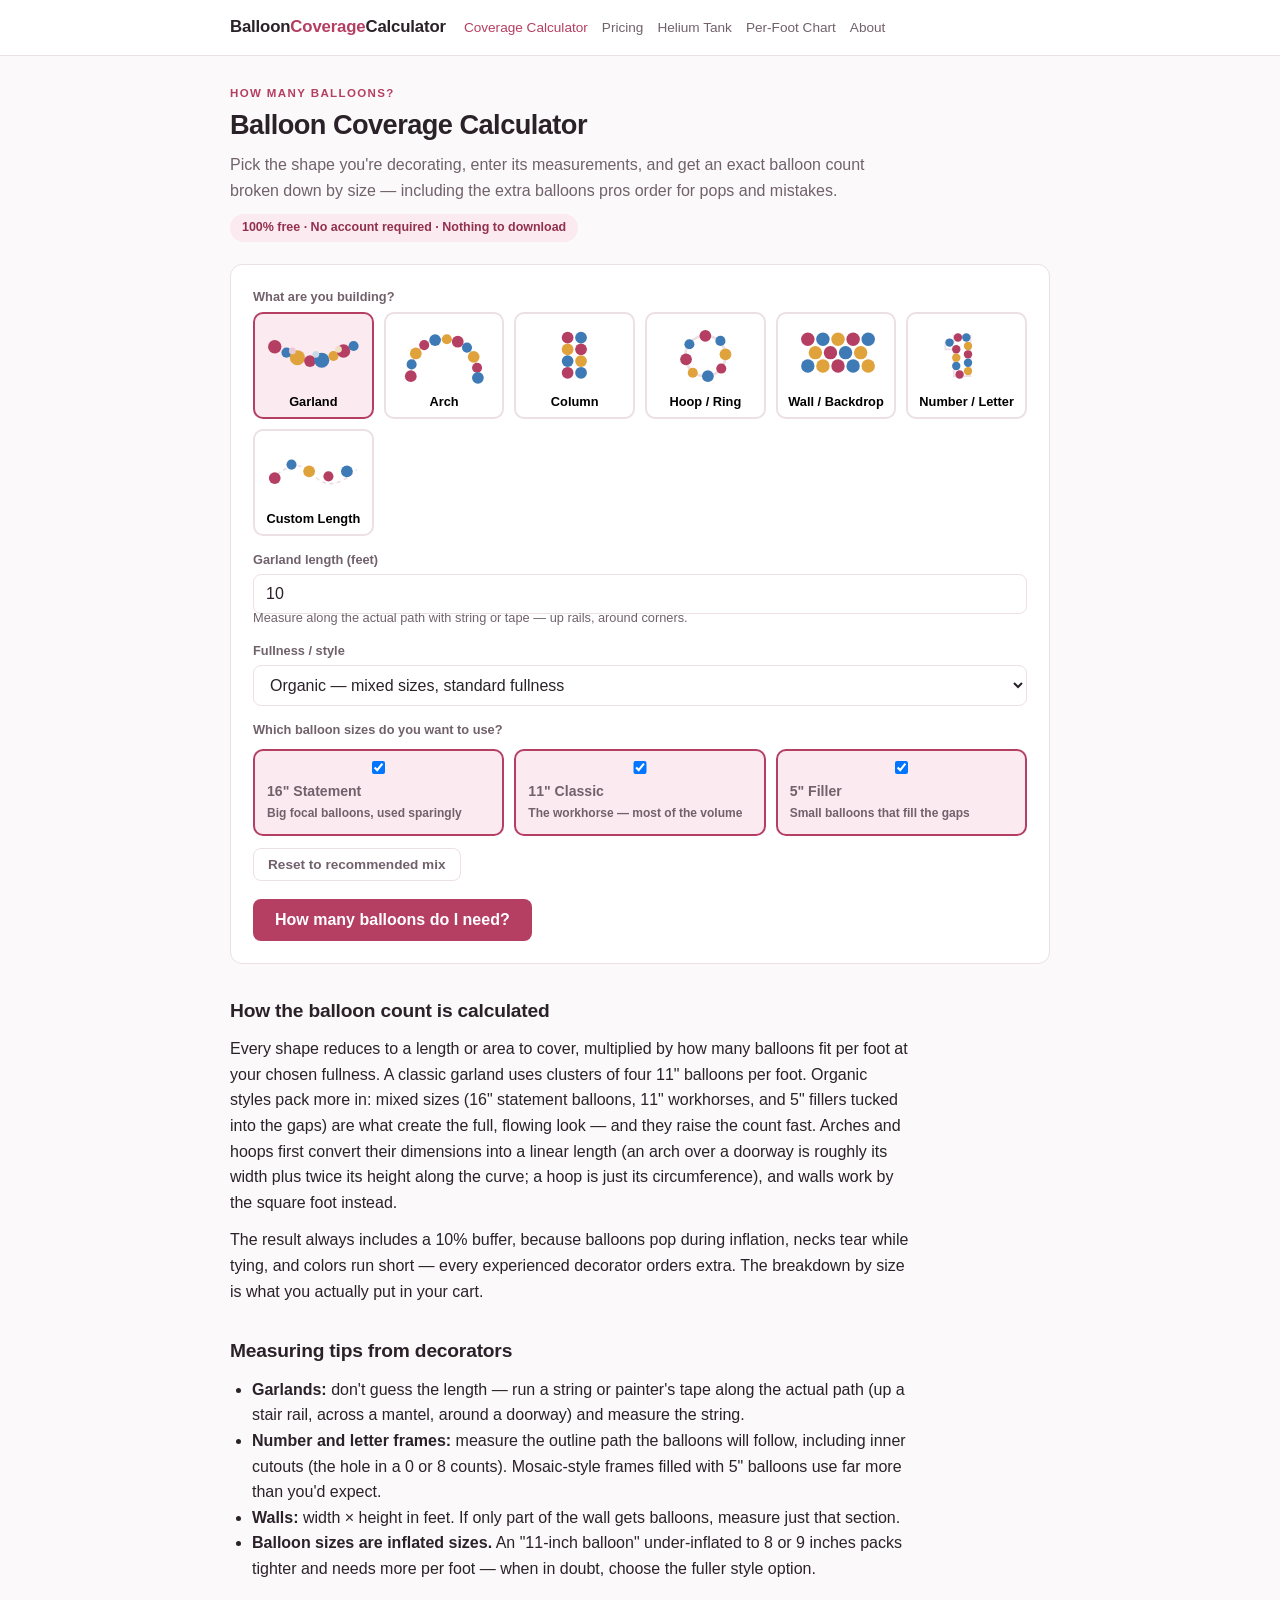
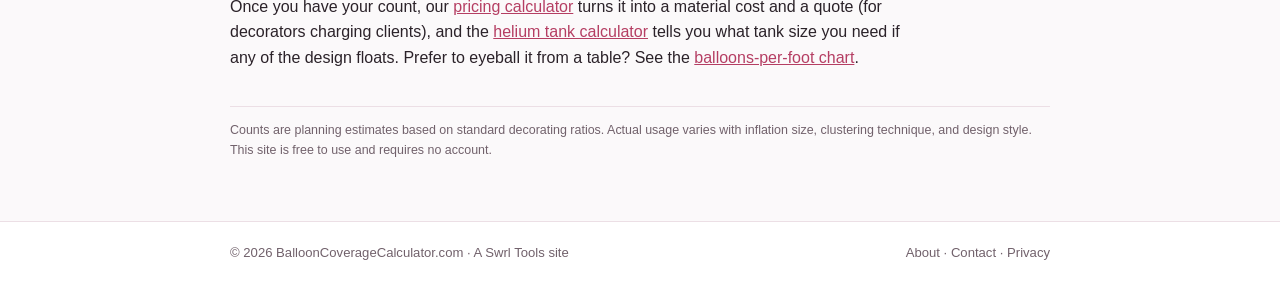
<file: index.html>
<!DOCTYPE html>
<html lang="en">
<head>
<meta charset="UTF-8">
<meta name="viewport" content="width=device-width, initial-scale=1">
<title>Free Balloon Coverage Calculator - How Many Balloons Do I Need?</title>
<meta name="description" content="Free balloon calculator, no account required. Pick your shape - garland, arch, column, hoop, wall, or number frame - and get an exact balloon count by size, with a built-in extra-balloon buffer.">
<link rel="canonical" href="https://ballooncoveragecalculator.com/">
<link rel="icon" type="image/png" href="/favicon.png">
<link rel="stylesheet" href="styles.css">
<script async src="https://pagead2.googlesyndication.com/pagead/js/adsbygoogle.js?client=ca-pub-7138011475350254"
     crossorigin="anonymous"></script>
</head>
<body>
<header>
  <div class="header-inner">
    <a class="site-name" href="/">Balloon<span>Coverage</span>Calculator</a>
    <nav>
      <a href="/" class="active">Coverage Calculator</a>
      <a href="pricing-calculator">Pricing</a>
      <a href="helium-tank-calculator">Helium Tank</a>
      <a href="balloons-per-foot-chart">Per-Foot Chart</a>
      <a href="about">About</a>
    </nav>
  </div>
</header>
<main>
  <div class="eyebrow">How Many Balloons?</div>
  <h1>Balloon Coverage Calculator</h1>
  <p class="intro">Pick the shape you're decorating, enter its measurements, and get an exact balloon count broken down by size — including the extra balloons pros order for pops and mistakes.</p>
  <div class="free-badge">100% free &middot; No account required &middot; Nothing to download</div>

  <div class="card">
    <label>What are you building?</label>
    <div class="shape-grid" id="shapes">
      <button type="button" class="shape-option selected" data-shape="garland" onclick="pickShape(this)">
        <svg viewBox="0 0 120 64" xmlns="http://www.w3.org/2000/svg" aria-hidden="true">
          <path d="M8 18 Q60 52 112 18" fill="none" stroke="#ecdfe5" stroke-width="2"/>
          <circle cx="14" cy="21" r="8" fill="#b53e63"/><circle cx="28" cy="28" r="6" fill="#3e7ab5"/>
          <circle cx="41" cy="34" r="9" fill="#e0a23a"/><circle cx="56" cy="38" r="7" fill="#b53e63"/>
          <circle cx="70" cy="37" r="9" fill="#3e7ab5"/><circle cx="84" cy="32" r="6" fill="#e0a23a"/>
          <circle cx="96" cy="26" r="8" fill="#b53e63"/><circle cx="108" cy="20" r="6" fill="#3e7ab5"/>
          <circle cx="35" cy="26" r="4" fill="#e8c9d5"/><circle cx="63" cy="30" r="4" fill="#c9d8e8"/><circle cx="90" cy="24" r="4" fill="#efe0c2"/>
        </svg>
        <div class="shape-label">Garland</div>
      </button>
      <button type="button" class="shape-option" data-shape="arch" onclick="pickShape(this)">
        <svg viewBox="0 0 120 64" xmlns="http://www.w3.org/2000/svg" aria-hidden="true">
          <path d="M20 60 Q20 12 60 12 Q100 12 100 60" fill="none" stroke="#ecdfe5" stroke-width="2"/>
          <circle cx="20" cy="56" r="7" fill="#b53e63"/><circle cx="21" cy="42" r="6" fill="#3e7ab5"/>
          <circle cx="26" cy="29" r="7" fill="#e0a23a"/><circle cx="36" cy="19" r="6" fill="#b53e63"/>
          <circle cx="49" cy="13" r="7" fill="#3e7ab5"/><circle cx="63" cy="12" r="6" fill="#e0a23a"/>
          <circle cx="76" cy="15" r="7" fill="#b53e63"/><circle cx="87" cy="22" r="6" fill="#3e7ab5"/>
          <circle cx="95" cy="33" r="7" fill="#e0a23a"/><circle cx="99" cy="46" r="6" fill="#b53e63"/>
          <circle cx="100" cy="58" r="7" fill="#3e7ab5"/>
        </svg>
        <div class="shape-label">Arch</div>
      </button>
      <button type="button" class="shape-option" data-shape="column" onclick="pickShape(this)">
        <svg viewBox="0 0 120 64" xmlns="http://www.w3.org/2000/svg" aria-hidden="true">
          <circle cx="52" cy="10" r="7" fill="#b53e63"/><circle cx="68" cy="10" r="7" fill="#3e7ab5"/>
          <circle cx="52" cy="24" r="7" fill="#e0a23a"/><circle cx="68" cy="24" r="7" fill="#b53e63"/>
          <circle cx="52" cy="38" r="7" fill="#3e7ab5"/><circle cx="68" cy="38" r="7" fill="#e0a23a"/>
          <circle cx="52" cy="52" r="7" fill="#b53e63"/><circle cx="68" cy="52" r="7" fill="#3e7ab5"/>
        </svg>
        <div class="shape-label">Column</div>
      </button>
      <button type="button" class="shape-option" data-shape="hoop" onclick="pickShape(this)">
        <svg viewBox="0 0 120 64" xmlns="http://www.w3.org/2000/svg" aria-hidden="true">
          <circle cx="60" cy="32" r="24" fill="none" stroke="#ecdfe5" stroke-width="3"/>
          <circle cx="60" cy="8" r="7" fill="#b53e63"/><circle cx="78" cy="14" r="6" fill="#3e7ab5"/>
          <circle cx="84" cy="30" r="7" fill="#e0a23a"/><circle cx="79" cy="47" r="6" fill="#b53e63"/>
          <circle cx="63" cy="56" r="7" fill="#3e7ab5"/><circle cx="45" cy="52" r="6" fill="#e0a23a"/>
          <circle cx="37" cy="36" r="7" fill="#b53e63"/><circle cx="41" cy="18" r="6" fill="#3e7ab5"/>
        </svg>
        <div class="shape-label">Hoop / Ring</div>
      </button>
      <button type="button" class="shape-option" data-shape="wall" onclick="pickShape(this)">
        <svg viewBox="0 0 120 64" xmlns="http://www.w3.org/2000/svg" aria-hidden="true">
          <circle cx="26" cy="12" r="8" fill="#b53e63"/><circle cx="44" cy="12" r="8" fill="#3e7ab5"/><circle cx="62" cy="12" r="8" fill="#e0a23a"/><circle cx="80" cy="12" r="8" fill="#b53e63"/><circle cx="98" cy="12" r="8" fill="#3e7ab5"/>
          <circle cx="35" cy="28" r="8" fill="#e0a23a"/><circle cx="53" cy="28" r="8" fill="#b53e63"/><circle cx="71" cy="28" r="8" fill="#3e7ab5"/><circle cx="89" cy="28" r="8" fill="#e0a23a"/>
          <circle cx="26" cy="44" r="8" fill="#3e7ab5"/><circle cx="44" cy="44" r="8" fill="#e0a23a"/><circle cx="62" cy="44" r="8" fill="#b53e63"/><circle cx="80" cy="44" r="8" fill="#3e7ab5"/><circle cx="98" cy="44" r="8" fill="#e0a23a"/>
        </svg>
        <div class="shape-label">Wall / Backdrop</div>
      </button>
      <button type="button" class="shape-option" data-shape="frame" onclick="pickShape(this)">
        <svg viewBox="0 0 120 64" xmlns="http://www.w3.org/2000/svg" aria-hidden="true">
          <path d="M45 8 h20 v48 h-20 v-32 h-10 v-8 h10 z" fill="none" stroke="#ecdfe5" stroke-width="2"/>
          <circle cx="50" cy="10" r="5" fill="#b53e63"/><circle cx="60" cy="10" r="5" fill="#3e7ab5"/>
          <circle cx="62" cy="20" r="5" fill="#e0a23a"/><circle cx="62" cy="30" r="5" fill="#b53e63"/>
          <circle cx="62" cy="40" r="5" fill="#3e7ab5"/><circle cx="62" cy="50" r="5" fill="#e0a23a"/>
          <circle cx="52" cy="54" r="5" fill="#b53e63"/><circle cx="48" cy="44" r="5" fill="#3e7ab5"/>
          <circle cx="48" cy="34" r="5" fill="#e0a23a"/><circle cx="48" cy="24" r="5" fill="#b53e63"/>
          <circle cx="40" cy="16" r="5" fill="#3e7ab5"/>
        </svg>
        <div class="shape-label">Number / Letter</div>
      </button>
      <button type="button" class="shape-option" data-shape="custom" onclick="pickShape(this)">
        <svg viewBox="0 0 120 64" xmlns="http://www.w3.org/2000/svg" aria-hidden="true">
          <path d="M10 40 Q40 10 60 34 T112 28" fill="none" stroke="#ecdfe5" stroke-width="2" stroke-dasharray="5 4"/>
          <circle cx="14" cy="38" r="7" fill="#b53e63"/><circle cx="34" cy="22" r="6" fill="#3e7ab5"/>
          <circle cx="55" cy="30" r="7" fill="#e0a23a"/><circle cx="78" cy="36" r="6" fill="#b53e63"/>
          <circle cx="100" cy="30" r="7" fill="#3e7ab5"/>
        </svg>
        <div class="shape-label">Custom Length</div>
      </button>
    </div>

    <div class="grid" id="dims" style="margin-top:14px"></div>
    <div class="dim-note" id="dimNote"></div>

    <div class="grid">
      <div>
        <label for="density">Fullness / style</label>
        <select id="density" onchange="onDensityChange()">
          <option value="classic">Classic — uniform 11" balloons</option>
          <option value="organic" selected>Organic — mixed sizes, standard fullness</option>
          <option value="full">Organic — extra full &amp; layered</option>
        </select>
      </div>
    </div>

    <div id="sizePickerWrap" style="margin-top:14px">
      <label>Which balloon sizes do you want to use? <span id="sizeRecommendNote" style="font-weight:400;color:var(--muted)"></span></label>
      <div class="size-grid" id="sizePicker">
        <label class="size-check">
          <input type="checkbox" id="use-b16" checked onchange="calc()">
          <span class="size-name">16" Statement</span>
          <span class="size-role">Big focal balloons, used sparingly</span>
        </label>
        <label class="size-check">
          <input type="checkbox" id="use-b11" checked onchange="calc()">
          <span class="size-name">11" Classic</span>
          <span class="size-role">The workhorse — most of the volume</span>
        </label>
        <label class="size-check">
          <input type="checkbox" id="use-b5" checked onchange="calc()">
          <span class="size-name">5" Filler</span>
          <span class="size-role">Small balloons that fill the gaps</span>
        </label>
      </div>
      <button type="button" class="ghost" onclick="resetToRecommended()" style="margin-top:8px">Reset to recommended mix</button>
    </div>

    <button class="primary" onclick="calc()" style="display:block">How many balloons do I need?</button>
  </div>

  <div class="results" id="results">
    <div class="big-answer">
      <div class="label">Balloons to order (includes 10% extra)</div>
      <div class="value" id="total"></div>
      <div id="detail" style="margin-top:4px;color:var(--muted);font-size:.9rem"></div>
    </div>
    <div class="stat-row" id="breakdown"></div>
    <div class="card">
      <div class="share-row">
        <button class="ghost" onclick="copyLink()">Copy link to these results</button>
        <a class="ghost" id="toPricing" href="pricing-calculator">Price this design &rarr;</a>
        <span class="share-msg" id="shareMsg">Link copied</span>
      </div>
    </div>
  </div>

  <section class="explain">
    <h2>How the balloon count is calculated</h2>
    <p>Every shape reduces to a length or area to cover, multiplied by how many balloons fit per foot at your chosen fullness. A classic garland uses clusters of four 11" balloons per foot. Organic styles pack more in: mixed sizes (16" statement balloons, 11" workhorses, and 5" fillers tucked into the gaps) are what create the full, flowing look — and they raise the count fast. Arches and hoops first convert their dimensions into a linear length (an arch over a doorway is roughly its width plus twice its height along the curve; a hoop is just its circumference), and walls work by the square foot instead.</p>
    <p>The result always includes a 10% buffer, because balloons pop during inflation, necks tear while tying, and colors run short — every experienced decorator orders extra. The breakdown by size is what you actually put in your cart.</p>
    <h2>Measuring tips from decorators</h2>
    <ul>
      <li><strong>Garlands:</strong> don't guess the length — run a string or painter's tape along the actual path (up a stair rail, across a mantel, around a doorway) and measure the string.</li>
      <li><strong>Number and letter frames:</strong> measure the outline path the balloons will follow, including inner cutouts (the hole in a 0 or 8 counts). Mosaic-style frames filled with 5" balloons use far more than you'd expect.</li>
      <li><strong>Walls:</strong> width &times; height in feet. If only part of the wall gets balloons, measure just that section.</li>
      <li><strong>Balloon sizes are inflated sizes.</strong> An "11-inch balloon" under-inflated to 8 or 9 inches packs tighter and needs more per foot — when in doubt, choose the fuller style option.</li>
    </ul>
    <p>Once you have your count, our <a href="pricing-calculator">pricing calculator</a> turns it into a material cost and a quote (for decorators charging clients), and the <a href="helium-tank-calculator">helium tank calculator</a> tells you what tank size you need if any of the design floats. Prefer to eyeball it from a table? See the <a href="balloons-per-foot-chart">balloons-per-foot chart</a>.</p>
  </section>

  <p class="disclaimer">Counts are planning estimates based on standard decorating ratios. Actual usage varies with inflation size, clustering technique, and design style. This site is free to use and requires no account.</p>
</main>
<footer>
  <div class="footer-inner">
    <div>&copy; 2026 BalloonCoverageCalculator.com &middot; A <a href="https://swrltools.com">Swrl Tools</a> site</div>
    <div><a href="about">About</a> &middot; <a href="contact">Contact</a> &middot; <a href="privacy-policy">Privacy</a></div>
  </div>
</footer>
<script>
const $=id=>document.getElementById(id);
let shape='garland';

const DIMS={
  garland:[{id:'len',label:'Garland length (feet)',val:10}],
  arch:[{id:'w',label:'Arch width at base (feet)',val:8},{id:'h',label:'Arch height (feet)',val:8}],
  column:[{id:'h',label:'Column height (feet)',val:6},{id:'n',label:'Number of columns',val:2}],
  hoop:[{id:'d',label:'Hoop diameter (feet)',val:6}],
  wall:[{id:'w',label:'Wall width (feet)',val:8},{id:'h',label:'Wall height (feet)',val:8}],
  frame:[{id:'len',label:'Outline length to cover (feet)',val:9}],
  custom:[{id:'len',label:'Total length to cover (feet)',val:10}]
};
const NOTES={
  garland:'Measure along the actual path with string or tape — up rails, around corners.',
  arch:'A doorway arch: width of the opening, height to the top of the curve.',
  column:'Standard party columns are 5–7 feet tall.',
  hoop:'Measure straight across the ring, edge to edge.',
  wall:'Width × height of the area getting balloons.',
  frame:'Measure the path the balloons follow around the number or letter, including inner cutouts. A typical 3-ft mosaic number has an outline of roughly 8–12 feet.',
  custom:'Any freeform path — stair rails, table skirts, ceiling lines.'
};
// balloons per foot (or per sqft for wall) by size, per density
const RATES={
  classic:{ perFt:{b16:0, b11:4, b5:0},  wall:{b16:0, b11:3, b5:0} },
  organic:{ perFt:{b16:0.5,b11:4, b5:3},  wall:{b16:0.5,b11:3, b5:2} },
  full:   { perFt:{b16:1, b11:5, b5:5},  wall:{b16:1, b11:4, b5:4} }
};
const SIZE_LABEL={b16:'16-inch',b11:'11-inch',b5:'5-inch'};
// Rough inches-of-cluster-footprint per size, used only to conserve total
// "fullness" when a size is deselected and its share gets redistributed.
const DIAM={b16:16,b11:11,b5:5};

function onDensityChange(){
  const density=$('density').value;
  const picker=$('sizePickerWrap');
  if(density==='classic'){
    // Classic is uniform 11" by definition — no picker.
    picker.style.display='none';
  } else {
    picker.style.display='block';
    resetToRecommended();
  }
  if($('results').classList.contains('show'))calc();
}
function resetToRecommended(){
  $('use-b16').checked=true;
  $('use-b11').checked=true;
  $('use-b5').checked=true;
  $('sizeRecommendNote').textContent='(showing the recommended mix for this style)';
  if($('results').classList.contains('show'))calc();
}
// Given the style's default per-unit rates, return adjusted rates that only
// use the selected sizes, scaled so the total "fullness" stays the same as
// the full recommended mix.
function getSelectedRates(defaultRates){
  const density=$('density').value;
  if(density==='classic')return defaultRates; // no picker, use as-is
  const selected=['b16','b11','b5'].filter(k=>$('use-'+k).checked);
  if(selected.length===0)return null;
  const fullBudget=['b16','b11','b5'].reduce((s,k)=>s+defaultRates[k]*DIAM[k],0);
  const subsetSum=selected.reduce((s,k)=>s+defaultRates[k]*DIAM[k],0);
  const scale=subsetSum>0?fullBudget/subsetSum:0;
  const out={b16:0,b11:0,b5:0};
  selected.forEach(k=>out[k]=defaultRates[k]*scale);
  return out;
}
function sizeSummaryText(){
  const density=$('density').value;
  if(density==='classic')return '';
  const selected=['b16','b11','b5'].filter(k=>$('use-'+k).checked);
  if(selected.length===3)return '';
  return ' Using only '+selected.map(k=>SIZE_LABEL[k]).join(' + ')+' balloons.';
}

function pickShape(el){
  document.querySelectorAll('.shape-option').forEach(o=>o.classList.remove('selected'));
  el.classList.add('selected');
  shape=el.dataset.shape;
  renderDims();
}
function renderDims(vals={}){
  const wrap=$('dims');wrap.innerHTML='';
  DIMS[shape].forEach(f=>{
    const div=document.createElement('div');
    div.innerHTML='<label for="dim-'+f.id+'">'+f.label+'</label><input type="number" id="dim-'+f.id+'" value="'+(vals[f.id]!==undefined?vals[f.id]:f.val)+'" min="0" step="0.5">';
    wrap.appendChild(div);
  });
  $('dimNote').textContent=NOTES[shape];
}
function getDim(id){return +($('dim-'+id).value)||0;}

function calc(pushUrl=true){
  const density=$('density').value;
  let feet=0, sqft=0, desc='';
  if(shape==='garland'||shape==='custom'||shape==='frame'){
    feet=getDim('len');desc=feet+' ft of coverage';
  }else if(shape==='arch'){
    const w=getDim('w'),h=getDim('h');
    feet=Math.PI/2*Math.sqrt(2*(h*h+(w/2)*(w/2)));
    desc='an approx. '+feet.toFixed(1)+' ft curve ('+w+' ft wide × '+h+' ft tall)';
  }else if(shape==='hoop'){
    const d=getDim('d');feet=Math.PI*d;
    desc='a '+feet.toFixed(1)+' ft circumference ('+d+' ft hoop)';
  }else if(shape==='column'){
    feet=getDim('h')*getDim('n');
    desc=getDim('n')+' column(s) × '+getDim('h')+' ft';
  }else if(shape==='wall'){
    sqft=getDim('w')*getDim('h');
    desc=sqft.toFixed(0)+' sq ft of wall';
  }
  if(feet<=0&&sqft<=0)return alert('Please enter your measurements.');

  const defaultRates=shape==='wall'?RATES[density].wall:RATES[density].perFt;
  const rates=getSelectedRates(defaultRates);
  if(rates===null)return alert('Pick at least one balloon size.');
  const units=shape==='wall'?sqft:feet;
  const counts={},BUF=1.10;
  let total=0;
  for(const k of ['b16','b11','b5']){
    const c=Math.ceil(rates[k]*units*BUF);
    if(c>0){counts[k]=c;total+=c;}
  }
  $('total').textContent=total+' balloons';
  $('detail').textContent='For '+desc+' in '+$('density').selectedOptions[0].textContent.toLowerCase()+' style.'+sizeSummaryText();
  const bd=$('breakdown');bd.innerHTML='';
  for(const[k,c]of Object.entries(counts)){
    bd.innerHTML+='<div class="stat"><div class="label">'+SIZE_LABEL[k]+'</div><div class="value">'+c+'</div></div>';
  }
  $('toPricing').href='pricing-calculator?n='+total;
  $('results').classList.add('show');
  if(pushUrl){
    const q=new URLSearchParams({s:shape,d:density});
    DIMS[shape].forEach(f=>q.set(f.id,getDim(f.id)));
    ['b16','b11','b5'].forEach(k=>{ if(!$('use-'+k).checked) q.set('x'+k,'0'); });
    history.replaceState(null,'','?'+q.toString());
  }
}
function copyLink(){
  navigator.clipboard.writeText(location.href).then(()=>{
    $('shareMsg').style.display='inline';
    setTimeout(()=>$('shareMsg').style.display='none',2000);
  });
}
(function(){
  const q=new URLSearchParams(location.search);
  if(q.has('s')&&DIMS[q.get('s')]){
    shape=q.get('s');
    document.querySelectorAll('.shape-option').forEach(o=>{
      o.classList.toggle('selected',o.dataset.shape===shape);
    });
    const vals={};DIMS[shape].forEach(f=>{if(q.has(f.id))vals[f.id]=q.get(f.id);});
    renderDims(vals);
    if(q.has('d'))$('density').value=q.get('d');
    $('sizePickerWrap').style.display=$('density').value==='classic'?'none':'block';
    ['b16','b11','b5'].forEach(k=>{ $('use-'+k).checked = !q.has('x'+k); });
    calc(false);
  }else{
    renderDims();
  }
})();
</script>
</body>
</html>
</file>
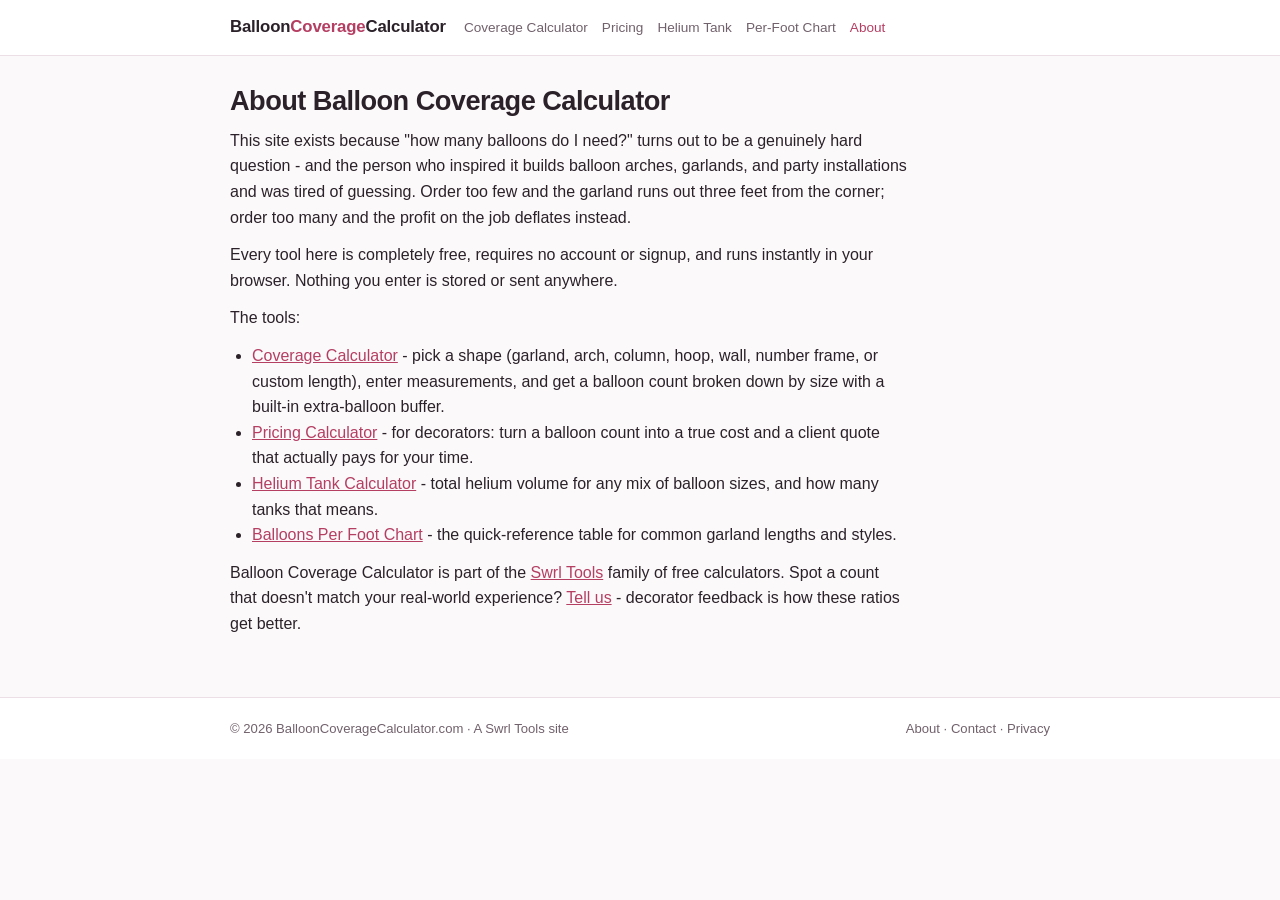
<file: about.html>
<!DOCTYPE html>
<html lang="en">
<head>
<meta charset="UTF-8">
<meta name="viewport" content="width=device-width, initial-scale=1">
<title>About | Balloon Coverage Calculator</title>
<meta name="description" content="About Balloon Coverage Calculator - free balloon counting, pricing, and helium tools with no account required.">
<link rel="canonical" href="https://ballooncoveragecalculator.com/about">
<link rel="icon" type="image/png" href="/favicon.png">
<link rel="stylesheet" href="styles.css">
<script async src="https://pagead2.googlesyndication.com/pagead/js/adsbygoogle.js?client=ca-pub-7138011475350254"
     crossorigin="anonymous"></script>
</head>
<body>
<header>
  <div class="header-inner">
    <a class="site-name" href="/">Balloon<span>Coverage</span>Calculator</a>
    <nav>
      <a href="/">Coverage Calculator</a>
      <a href="pricing-calculator">Pricing</a>
      <a href="helium-tank-calculator">Helium Tank</a>
      <a href="balloons-per-foot-chart">Per-Foot Chart</a>
      <a href="about" class="active">About</a>
    </nav>
  </div>
</header>
<main>
  <h1>About Balloon Coverage Calculator</h1>
  <div class="explain">
  <p>This site exists because "how many balloons do I need?" turns out to be a genuinely hard question - and the person who inspired it builds balloon arches, garlands, and party installations and was tired of guessing. Order too few and the garland runs out three feet from the corner; order too many and the profit on the job deflates instead.</p>
  <p>Every tool here is completely free, requires no account or signup, and runs instantly in your browser. Nothing you enter is stored or sent anywhere.</p>
  <p>The tools:</p>
  <ul>
    <li><a href="/">Coverage Calculator</a> - pick a shape (garland, arch, column, hoop, wall, number frame, or custom length), enter measurements, and get a balloon count broken down by size with a built-in extra-balloon buffer.</li>
    <li><a href="pricing-calculator">Pricing Calculator</a> - for decorators: turn a balloon count into a true cost and a client quote that actually pays for your time.</li>
    <li><a href="helium-tank-calculator">Helium Tank Calculator</a> - total helium volume for any mix of balloon sizes, and how many tanks that means.</li>
    <li><a href="balloons-per-foot-chart">Balloons Per Foot Chart</a> - the quick-reference table for common garland lengths and styles.</li>
  </ul>
  <p>Balloon Coverage Calculator is part of the <a href="https://swrltools.com">Swrl Tools</a> family of free calculators. Spot a count that doesn't match your real-world experience? <a href="contact">Tell us</a> - decorator feedback is how these ratios get better.</p>
  </div>
</main>
<footer>
  <div class="footer-inner">
    <div>&copy; 2026 BalloonCoverageCalculator.com &middot; A <a href="https://swrltools.com">Swrl Tools</a> site</div>
    <div><a href="about">About</a> &middot; <a href="contact">Contact</a> &middot; <a href="privacy-policy">Privacy</a></div>
  </div>
</footer>
</body>
</html>
</file>
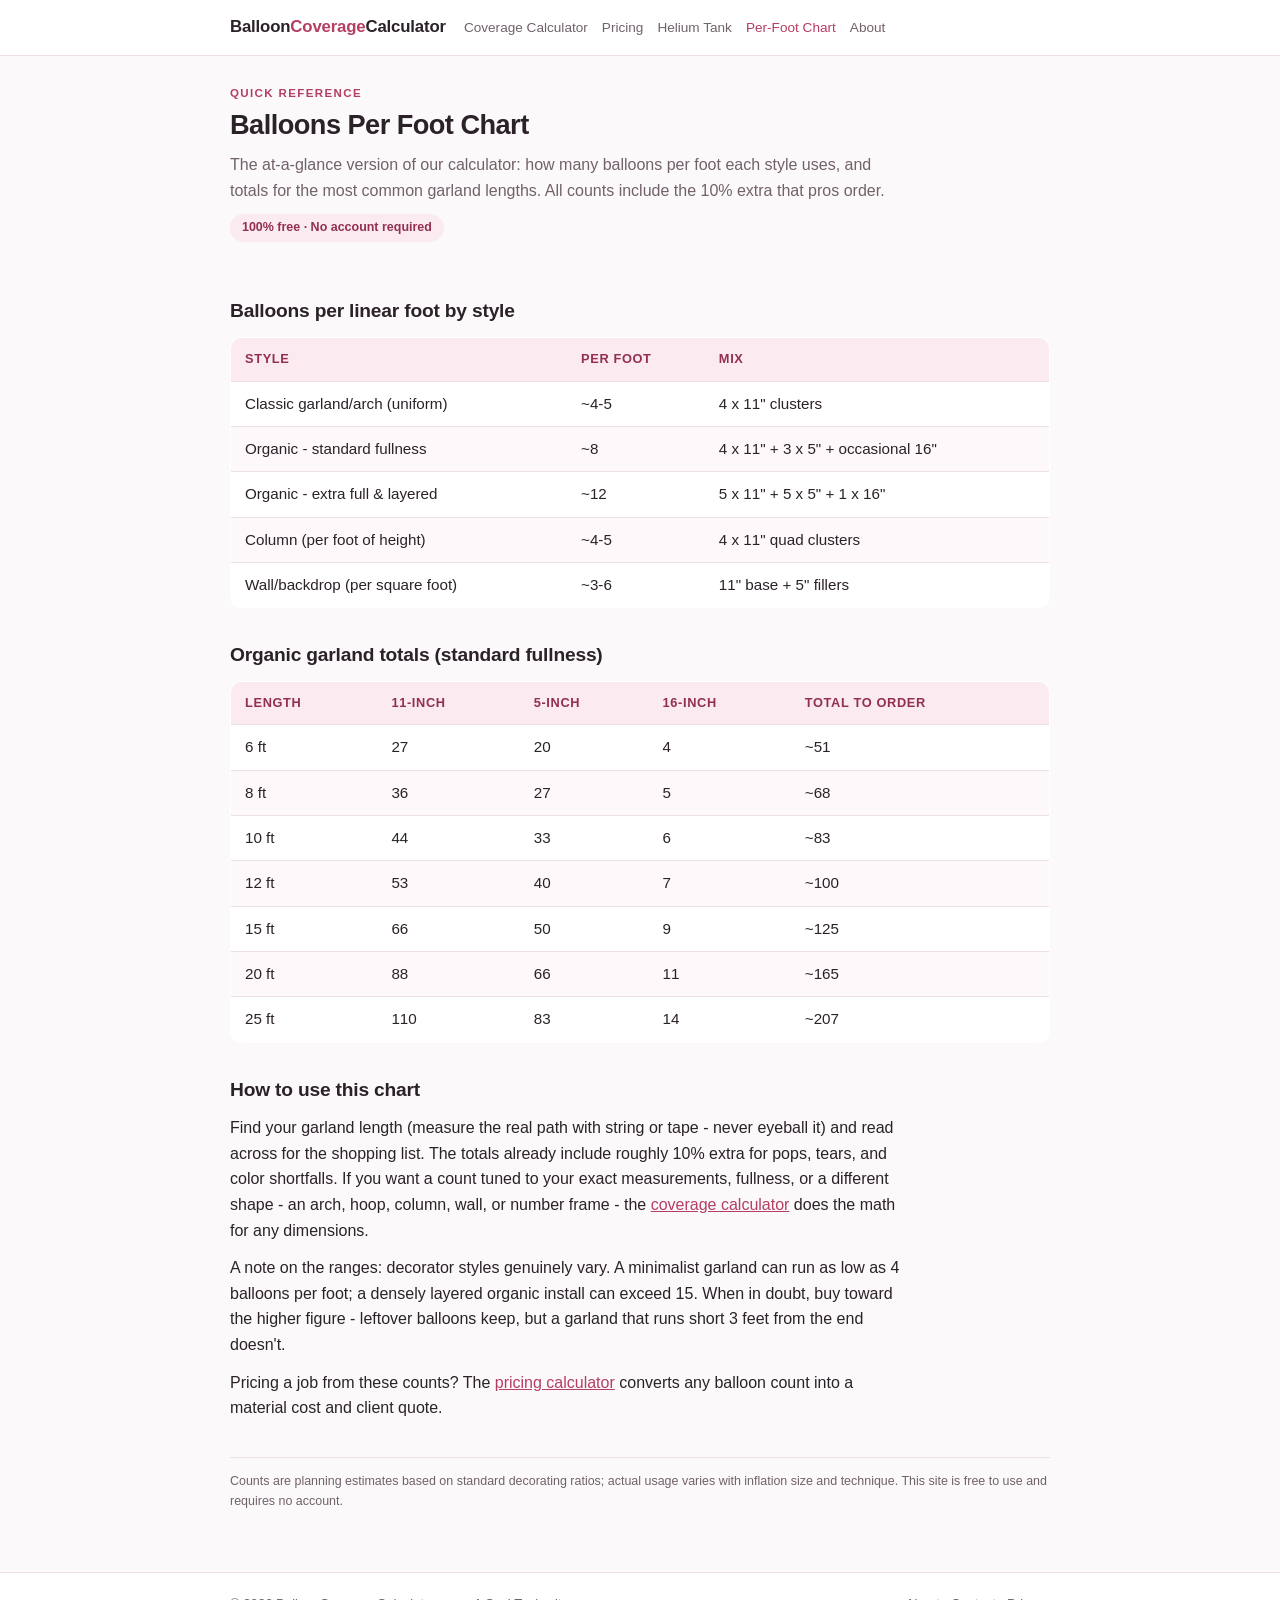
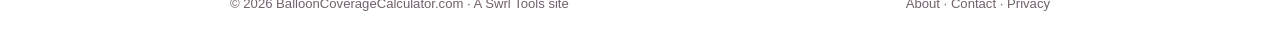
<file: balloons-per-foot-chart.html>
<!DOCTYPE html>
<html lang="en">
<head>
<meta charset="UTF-8">
<meta name="viewport" content="width=device-width, initial-scale=1">
<title>Balloons Per Foot Chart - Garland & Arch Quick Reference (Free)</title>
<meta name="description" content="Free quick-reference chart: how many balloons per foot for garlands, arches, columns, and walls, with totals for common lengths from 6 to 25 feet.">
<link rel="canonical" href="https://ballooncoveragecalculator.com/balloons-per-foot-chart">
<link rel="icon" type="image/png" href="/favicon.png">
<link rel="stylesheet" href="styles.css">
<script async src="https://pagead2.googlesyndication.com/pagead/js/adsbygoogle.js?client=ca-pub-7138011475350254"
     crossorigin="anonymous"></script>
</head>
<body>
<header>
  <div class="header-inner">
    <a class="site-name" href="/">Balloon<span>Coverage</span>Calculator</a>
    <nav>
      <a href="/">Coverage Calculator</a>
      <a href="pricing-calculator">Pricing</a>
      <a href="helium-tank-calculator">Helium Tank</a>
      <a href="balloons-per-foot-chart" class="active">Per-Foot Chart</a>
      <a href="about">About</a>
    </nav>
  </div>
</header>
<main>
  <div class="eyebrow">Quick Reference</div>
  <h1>Balloons Per Foot Chart</h1>
  <p class="intro">The at-a-glance version of our calculator: how many balloons per foot each style uses, and totals for the most common garland lengths. All counts include the 10% extra that pros order.</p>
  <div class="free-badge">100% free &middot; No account required</div>

  <h2>Balloons per linear foot by style</h2>
  <table class="chart">
    <thead><tr><th>Style</th><th>Per foot</th><th>Mix</th></tr></thead>
    <tbody>
      <tr><td>Classic garland/arch (uniform)</td><td>~4-5</td><td>4 x 11" clusters</td></tr>
      <tr><td>Organic - standard fullness</td><td>~8</td><td>4 x 11" + 3 x 5" + occasional 16"</td></tr>
      <tr><td>Organic - extra full &amp; layered</td><td>~12</td><td>5 x 11" + 5 x 5" + 1 x 16"</td></tr>
      <tr><td>Column (per foot of height)</td><td>~4-5</td><td>4 x 11" quad clusters</td></tr>
      <tr><td>Wall/backdrop (per square foot)</td><td>~3-6</td><td>11" base + 5" fillers</td></tr>
    </tbody>
  </table>

  <h2>Organic garland totals (standard fullness)</h2>
  <table class="chart">
    <thead><tr><th>Length</th><th>11-inch</th><th>5-inch</th><th>16-inch</th><th>Total to order</th></tr></thead>
    <tbody>
      <tr><td>6 ft</td><td>27</td><td>20</td><td>4</td><td>~51</td></tr>
      <tr><td>8 ft</td><td>36</td><td>27</td><td>5</td><td>~68</td></tr>
      <tr><td>10 ft</td><td>44</td><td>33</td><td>6</td><td>~83</td></tr>
      <tr><td>12 ft</td><td>53</td><td>40</td><td>7</td><td>~100</td></tr>
      <tr><td>15 ft</td><td>66</td><td>50</td><td>9</td><td>~125</td></tr>
      <tr><td>20 ft</td><td>88</td><td>66</td><td>11</td><td>~165</td></tr>
      <tr><td>25 ft</td><td>110</td><td>83</td><td>14</td><td>~207</td></tr>
    </tbody>
  </table>

  <section class="explain">
    <h2>How to use this chart</h2>
    <p>Find your garland length (measure the real path with string or tape - never eyeball it) and read across for the shopping list. The totals already include roughly 10% extra for pops, tears, and color shortfalls. If you want a count tuned to your exact measurements, fullness, or a different shape - an arch, hoop, column, wall, or number frame - the <a href="/">coverage calculator</a> does the math for any dimensions.</p>
    <p>A note on the ranges: decorator styles genuinely vary. A minimalist garland can run as low as 4 balloons per foot; a densely layered organic install can exceed 15. When in doubt, buy toward the higher figure - leftover balloons keep, but a garland that runs short 3 feet from the end doesn't.</p>
    <p>Pricing a job from these counts? The <a href="pricing-calculator">pricing calculator</a> converts any balloon count into a material cost and client quote.</p>
  </section>

  <p class="disclaimer">Counts are planning estimates based on standard decorating ratios; actual usage varies with inflation size and technique. This site is free to use and requires no account.</p>
</main>
<footer>
  <div class="footer-inner">
    <div>&copy; 2026 BalloonCoverageCalculator.com &middot; A <a href="https://swrltools.com">Swrl Tools</a> site</div>
    <div><a href="about">About</a> &middot; <a href="contact">Contact</a> &middot; <a href="privacy-policy">Privacy</a></div>
  </div>
</footer>
</body>
</html>
</file>
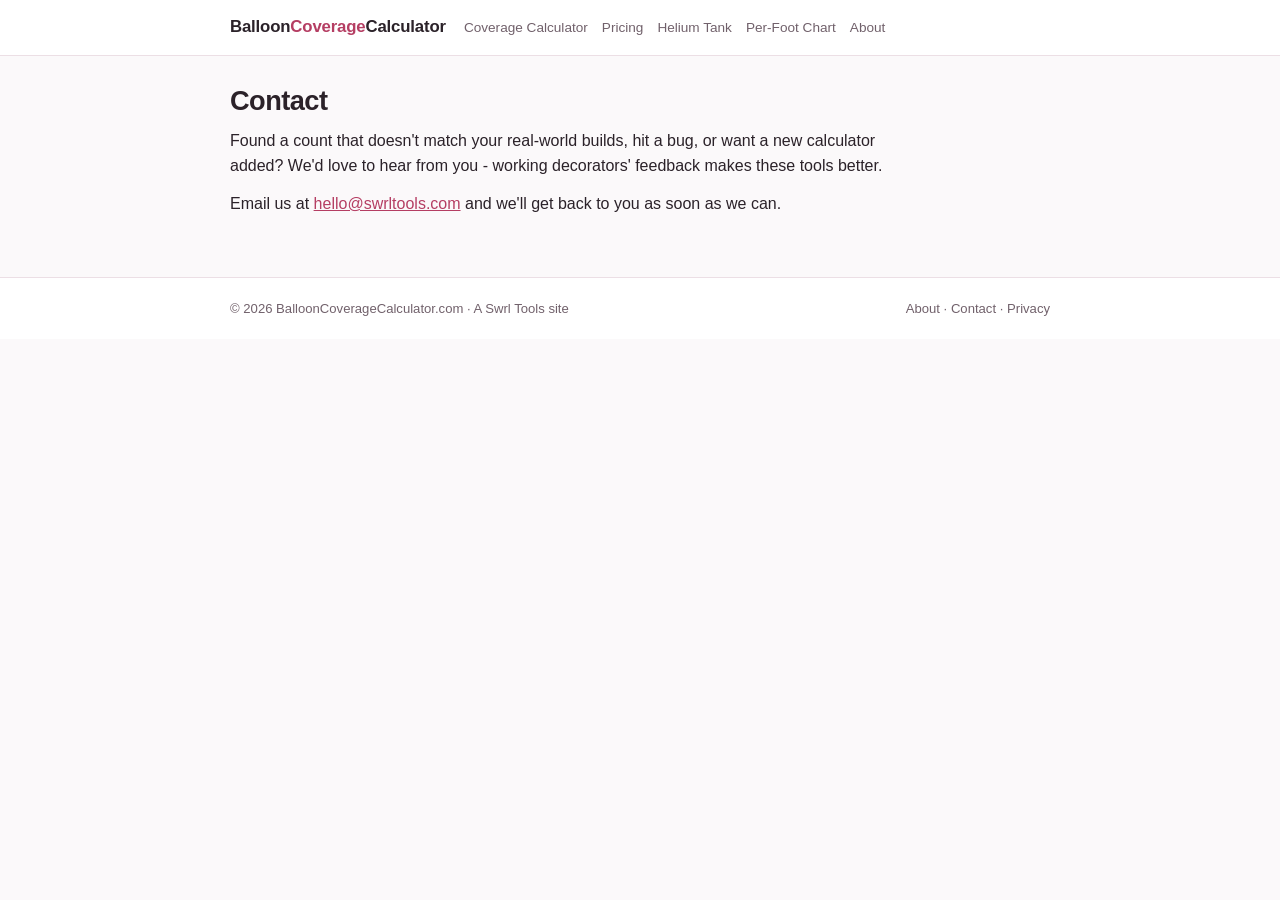
<file: contact.html>
<!DOCTYPE html>
<html lang="en">
<head>
<meta charset="UTF-8">
<meta name="viewport" content="width=device-width, initial-scale=1">
<title>Contact | Balloon Coverage Calculator</title>
<meta name="description" content="Contact Balloon Coverage Calculator with questions, corrections, or tool suggestions.">
<link rel="canonical" href="https://ballooncoveragecalculator.com/contact">
<link rel="icon" type="image/png" href="/favicon.png">
<link rel="stylesheet" href="styles.css">
<script async src="https://pagead2.googlesyndication.com/pagead/js/adsbygoogle.js?client=ca-pub-7138011475350254"
     crossorigin="anonymous"></script>
</head>
<body>
<header>
  <div class="header-inner">
    <a class="site-name" href="/">Balloon<span>Coverage</span>Calculator</a>
    <nav>
      <a href="/">Coverage Calculator</a>
      <a href="pricing-calculator">Pricing</a>
      <a href="helium-tank-calculator">Helium Tank</a>
      <a href="balloons-per-foot-chart">Per-Foot Chart</a>
      <a href="about">About</a>
    </nav>
  </div>
</header>
<main>
  <h1>Contact</h1>
  <div class="explain">
  <p>Found a count that doesn't match your real-world builds, hit a bug, or want a new calculator added? We'd love to hear from you - working decorators' feedback makes these tools better.</p>
  <p>Email us at <a href="mailto:hello@swrltools.com">hello@swrltools.com</a> and we'll get back to you as soon as we can.</p>
  </div>
</main>
<footer>
  <div class="footer-inner">
    <div>&copy; 2026 BalloonCoverageCalculator.com &middot; A <a href="https://swrltools.com">Swrl Tools</a> site</div>
    <div><a href="about">About</a> &middot; <a href="contact">Contact</a> &middot; <a href="privacy-policy">Privacy</a></div>
  </div>
</footer>
</body>
</html>
</file>
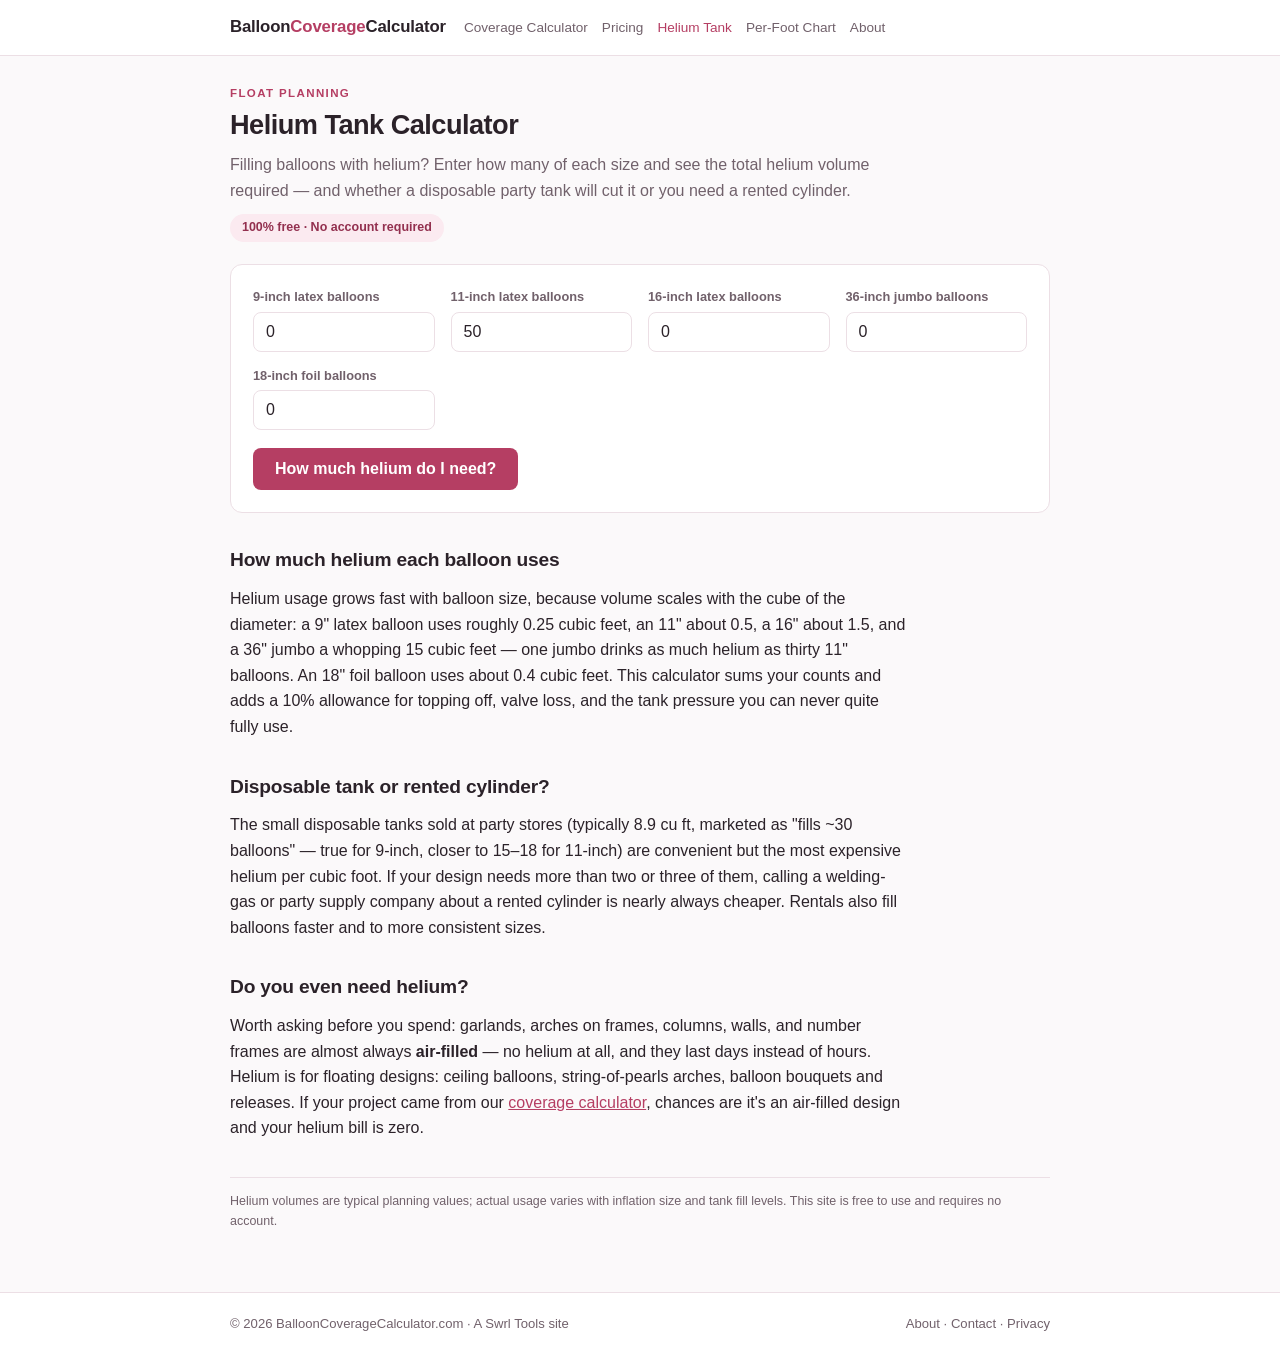
<file: helium-tank-calculator.html>
<!DOCTYPE html>
<html lang="en">
<head>
<meta charset="UTF-8">
<meta name="viewport" content="width=device-width, initial-scale=1">
<title>Free Helium Tank Calculator - What Size Tank for Your Balloons?</title>
<meta name="description" content="Free helium tank calculator, no signup. Enter your balloon counts by size to see the total helium needed and how many tanks of each size it takes.">
<link rel="canonical" href="https://ballooncoveragecalculator.com/helium-tank-calculator">
<link rel="icon" type="image/png" href="/favicon.png">
<link rel="stylesheet" href="styles.css">
<script async src="https://pagead2.googlesyndication.com/pagead/js/adsbygoogle.js?client=ca-pub-7138011475350254"
     crossorigin="anonymous"></script>
</head>
<body>
<header>
  <div class="header-inner">
    <a class="site-name" href="/">Balloon<span>Coverage</span>Calculator</a>
    <nav>
      <a href="/">Coverage Calculator</a>
      <a href="pricing-calculator">Pricing</a>
      <a href="helium-tank-calculator" class="active">Helium Tank</a>
      <a href="balloons-per-foot-chart">Per-Foot Chart</a>
      <a href="about">About</a>
    </nav>
  </div>
</header>
<main>
  <div class="eyebrow">Float Planning</div>
  <h1>Helium Tank Calculator</h1>
  <p class="intro">Filling balloons with helium? Enter how many of each size and see the total helium volume required — and whether a disposable party tank will cut it or you need a rented cylinder.</p>
  <div class="free-badge">100% free &middot; No account required</div>

  <div class="card">
    <div class="grid">
      <div><label for="n9">9-inch latex balloons</label><input type="number" id="n9" value="0" min="0" step="1"></div>
      <div><label for="n11">11-inch latex balloons</label><input type="number" id="n11" value="50" min="0" step="1"></div>
      <div><label for="n16">16-inch latex balloons</label><input type="number" id="n16" value="0" min="0" step="1"></div>
      <div><label for="n36">36-inch jumbo balloons</label><input type="number" id="n36" value="0" min="0" step="1"></div>
      <div><label for="nfoil">18-inch foil balloons</label><input type="number" id="nfoil" value="0" min="0" step="1"></div>
    </div>
    <button class="primary" onclick="calc()">How much helium do I need?</button>
  </div>

  <div class="results" id="results">
    <div class="big-answer">
      <div class="label">Total helium required</div>
      <div class="value" id="total"></div>
      <div id="detail" style="margin-top:4px;color:var(--muted);font-size:.9rem"></div>
    </div>
    <div class="stat-row">
      <div class="stat"><div class="label">Disposable party tanks (8.9 cu ft)</div><div class="value" id="t9"></div></div>
      <div class="stat"><div class="label">Large disposable (14.9 cu ft)</div><div class="value" id="t15"></div></div>
      <div class="stat"><div class="label">Rented cylinder (110 cu ft)</div><div class="value" id="t110"></div></div>
      <div class="stat"><div class="label">Rented cylinder (219 cu ft)</div><div class="value" id="t219"></div></div>
    </div>
    <div class="card">
      <div class="share-row">
        <button class="ghost" onclick="copyLink()">Copy link to these results</button>
        <span class="share-msg" id="shareMsg">Link copied</span>
      </div>
    </div>
  </div>

  <section class="explain">
    <h2>How much helium each balloon uses</h2>
    <p>Helium usage grows fast with balloon size, because volume scales with the cube of the diameter: a 9" latex balloon uses roughly 0.25 cubic feet, an 11" about 0.5, a 16" about 1.5, and a 36" jumbo a whopping 15 cubic feet — one jumbo drinks as much helium as thirty 11" balloons. An 18" foil balloon uses about 0.4 cubic feet. This calculator sums your counts and adds a 10% allowance for topping off, valve loss, and the tank pressure you can never quite fully use.</p>
    <h2>Disposable tank or rented cylinder?</h2>
    <p>The small disposable tanks sold at party stores (typically 8.9 cu ft, marketed as "fills ~30 balloons" — true for 9-inch, closer to 15&ndash;18 for 11-inch) are convenient but the most expensive helium per cubic foot. If your design needs more than two or three of them, calling a welding-gas or party supply company about a rented cylinder is nearly always cheaper. Rentals also fill balloons faster and to more consistent sizes.</p>
    <h2>Do you even need helium?</h2>
    <p>Worth asking before you spend: garlands, arches on frames, columns, walls, and number frames are almost always <strong>air-filled</strong> — no helium at all, and they last days instead of hours. Helium is for floating designs: ceiling balloons, string-of-pearls arches, balloon bouquets and releases. If your project came from our <a href="/">coverage calculator</a>, chances are it's an air-filled design and your helium bill is zero.</p>
  </section>

  <p class="disclaimer">Helium volumes are typical planning values; actual usage varies with inflation size and tank fill levels. This site is free to use and requires no account.</p>
</main>
<footer>
  <div class="footer-inner">
    <div>&copy; 2026 BalloonCoverageCalculator.com &middot; A <a href="https://swrltools.com">Swrl Tools</a> site</div>
    <div><a href="about">About</a> &middot; <a href="contact">Contact</a> &middot; <a href="privacy-policy">Privacy</a></div>
  </div>
</footer>
<script>
const $=id=>document.getElementById(id);
const USE={n9:0.25,n11:0.5,n16:1.5,n36:15,nfoil:0.4};
function calc(pushUrl=true){
  let cuft=0,count=0;
  for(const[id,v]of Object.entries(USE)){
    const n=+$(id).value||0;cuft+=n*v;count+=n;
  }
  if(count===0)return alert('Enter at least one balloon count.');
  cuft*=1.10;
  $('total').textContent=cuft.toFixed(1)+' cu ft';
  $('detail').textContent='For '+count+' balloons, including a 10% allowance for top-offs and unusable tank pressure.';
  $('t9').textContent=Math.ceil(cuft/8.9);
  $('t15').textContent=Math.ceil(cuft/14.9);
  $('t110').textContent=Math.ceil(cuft/110);
  $('t219').textContent=Math.ceil(cuft/219);
  $('results').classList.add('show');
  if(pushUrl){
    const q=new URLSearchParams();
    for(const id of Object.keys(USE))q.set(id.slice(1),$(id).value);
    history.replaceState(null,'','?'+q.toString());
  }
}
function copyLink(){
  navigator.clipboard.writeText(location.href).then(()=>{
    $('shareMsg').style.display='inline';
    setTimeout(()=>$('shareMsg').style.display='none',2000);
  });
}
(function(){
  const q=new URLSearchParams(location.search);let any=false;
  for(const id of Object.keys(USE)){
    const key=id.slice(1);
    if(q.has(key)){$(id).value=q.get(key);any=true;}
  }
  if(any)calc(false);
})();
</script>
</body>
</html>
</file>
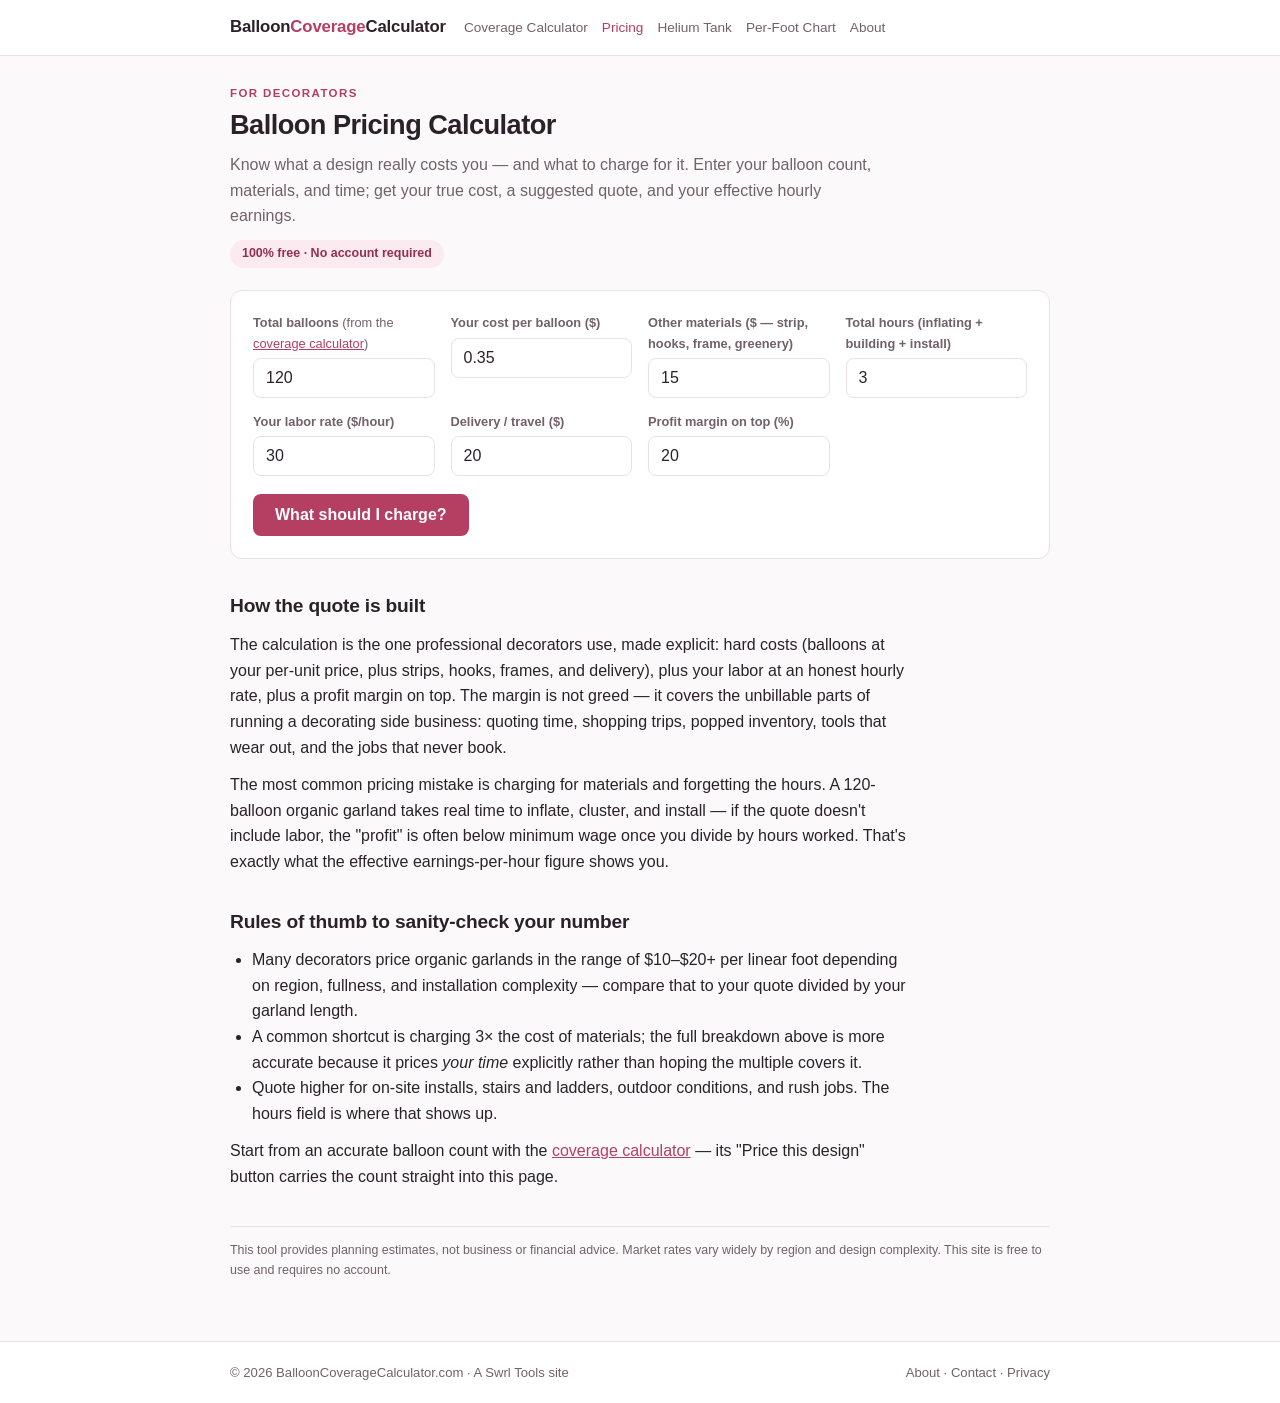
<file: pricing-calculator.html>
<!DOCTYPE html>
<html lang="en">
<head>
<meta charset="UTF-8">
<meta name="viewport" content="width=device-width, initial-scale=1">
<title>Free Balloon Pricing Calculator - What to Charge for Garlands & Arches</title>
<meta name="description" content="Free balloon pricing calculator for decorators, no account needed. Enter balloon count, materials, labor, and delivery to see your true cost and what to charge a client.">
<link rel="canonical" href="https://ballooncoveragecalculator.com/pricing-calculator">
<link rel="icon" type="image/png" href="/favicon.png">
<link rel="stylesheet" href="styles.css">
<script async src="https://pagead2.googlesyndication.com/pagead/js/adsbygoogle.js?client=ca-pub-7138011475350254"
     crossorigin="anonymous"></script>
</head>
<body>
<header>
  <div class="header-inner">
    <a class="site-name" href="/">Balloon<span>Coverage</span>Calculator</a>
    <nav>
      <a href="/">Coverage Calculator</a>
      <a href="pricing-calculator" class="active">Pricing</a>
      <a href="helium-tank-calculator">Helium Tank</a>
      <a href="balloons-per-foot-chart">Per-Foot Chart</a>
      <a href="about">About</a>
    </nav>
  </div>
</header>
<main>
  <div class="eyebrow">For Decorators</div>
  <h1>Balloon Pricing Calculator</h1>
  <p class="intro">Know what a design really costs you — and what to charge for it. Enter your balloon count, materials, and time; get your true cost, a suggested quote, and your effective hourly earnings.</p>
  <div class="free-badge">100% free &middot; No account required</div>

  <div class="card">
    <div class="grid">
      <div><label for="count">Total balloons <span style="font-weight:400">(from the <a href="/">coverage calculator</a>)</span></label><input type="number" id="count" value="120" min="0" step="5"></div>
      <div><label for="perBalloon">Your cost per balloon ($)</label><input type="number" id="perBalloon" value="0.35" min="0" step="0.01"></div>
      <div><label for="materials">Other materials ($ — strip, hooks, frame, greenery)</label><input type="number" id="materials" value="15" min="0" step="1"></div>
      <div><label for="hours">Total hours (inflating + building + install)</label><input type="number" id="hours" value="3" min="0" step="0.5"></div>
      <div><label for="rate">Your labor rate ($/hour)</label><input type="number" id="rate" value="30" min="0" step="1"></div>
      <div><label for="delivery">Delivery / travel ($)</label><input type="number" id="delivery" value="20" min="0" step="1"></div>
      <div><label for="markup">Profit margin on top (%)</label><input type="number" id="markup" value="20" min="0" step="1"></div>
    </div>
    <button class="primary" onclick="calc()">What should I charge?</button>
  </div>

  <div class="results" id="results">
    <div class="big-answer">
      <div class="label">Suggested quote</div>
      <div class="value" id="quote"></div>
      <div id="detail" style="margin-top:4px;color:var(--muted);font-size:.9rem"></div>
    </div>
    <div class="stat-row">
      <div class="stat"><div class="label">Balloon cost</div><div class="value" id="balloonCost"></div></div>
      <div class="stat"><div class="label">All materials + delivery</div><div class="value" id="hardCost"></div></div>
      <div class="stat"><div class="label">Labor</div><div class="value" id="labor"></div></div>
      <div class="stat"><div class="label">Your total cost</div><div class="value" id="totalCost"></div></div>
      <div class="stat"><div class="label">Effective earnings/hour</div><div class="value" id="perHour"></div></div>
    </div>
    <div class="card">
      <div class="share-row">
        <button class="ghost" onclick="copyLink()">Copy link to this quote</button>
        <span class="share-msg" id="shareMsg">Link copied</span>
      </div>
    </div>
  </div>

  <section class="explain">
    <h2>How the quote is built</h2>
    <p>The calculation is the one professional decorators use, made explicit: hard costs (balloons at your per-unit price, plus strips, hooks, frames, and delivery), plus your labor at an honest hourly rate, plus a profit margin on top. The margin is not greed — it covers the unbillable parts of running a decorating side business: quoting time, shopping trips, popped inventory, tools that wear out, and the jobs that never book.</p>
    <p>The most common pricing mistake is charging for materials and forgetting the hours. A 120-balloon organic garland takes real time to inflate, cluster, and install — if the quote doesn't include labor, the "profit" is often below minimum wage once you divide by hours worked. That's exactly what the effective earnings-per-hour figure shows you.</p>
    <h2>Rules of thumb to sanity-check your number</h2>
    <ul>
      <li>Many decorators price organic garlands in the range of $10&ndash;$20+ per linear foot depending on region, fullness, and installation complexity — compare that to your quote divided by your garland length.</li>
      <li>A common shortcut is charging 3&times; the cost of materials; the full breakdown above is more accurate because it prices <em>your time</em> explicitly rather than hoping the multiple covers it.</li>
      <li>Quote higher for on-site installs, stairs and ladders, outdoor conditions, and rush jobs. The hours field is where that shows up.</li>
    </ul>
    <p>Start from an accurate balloon count with the <a href="/">coverage calculator</a> — its "Price this design" button carries the count straight into this page.</p>
  </section>

  <p class="disclaimer">This tool provides planning estimates, not business or financial advice. Market rates vary widely by region and design complexity. This site is free to use and requires no account.</p>
</main>
<footer>
  <div class="footer-inner">
    <div>&copy; 2026 BalloonCoverageCalculator.com &middot; A <a href="https://swrltools.com">Swrl Tools</a> site</div>
    <div><a href="about">About</a> &middot; <a href="contact">Contact</a> &middot; <a href="privacy-policy">Privacy</a></div>
  </div>
</footer>
<script>
const $=id=>document.getElementById(id);
const fmt=n=>'$'+(Math.round(n*100)/100).toLocaleString(undefined,{minimumFractionDigits:2,maximumFractionDigits:2});
const P={count:'n',perBalloon:'c',materials:'m',hours:'h',rate:'r',delivery:'d',markup:'k'};
function calc(pushUrl=true){
  const n=+$('count').value,c=+$('perBalloon').value,m=+$('materials').value,
        h=+$('hours').value,r=+$('rate').value,d=+$('delivery').value,k=+$('markup').value/100;
  const balloons=n*c, hard=balloons+m+d, labor=h*r, cost=hard+labor;
  const quote=cost*(1+k);
  $('quote').textContent=fmt(quote);
  $('detail').textContent='Covers all costs plus a '+$('markup').value+'% margin. Round to a clean number when quoting.';
  $('balloonCost').textContent=fmt(balloons);
  $('hardCost').textContent=fmt(hard);
  $('labor').textContent=fmt(labor);
  $('totalCost').textContent=fmt(cost);
  $('perHour').textContent=h>0?fmt((quote-hard)/h):'—';
  $('results').classList.add('show');
  if(pushUrl){
    const q=new URLSearchParams();
    for(const[id,key]of Object.entries(P))q.set(key,$(id).value);
    history.replaceState(null,'','?'+q.toString());
  }
}
function copyLink(){
  navigator.clipboard.writeText(location.href).then(()=>{
    $('shareMsg').style.display='inline';
    setTimeout(()=>$('shareMsg').style.display='none',2000);
  });
}
(function(){
  const q=new URLSearchParams(location.search);let any=false;
  for(const[id,key]of Object.entries(P))if(q.has(key)){$(id).value=q.get(key);any=true;}
  if(any)calc(false);
})();
</script>
</body>
</html>
</file>
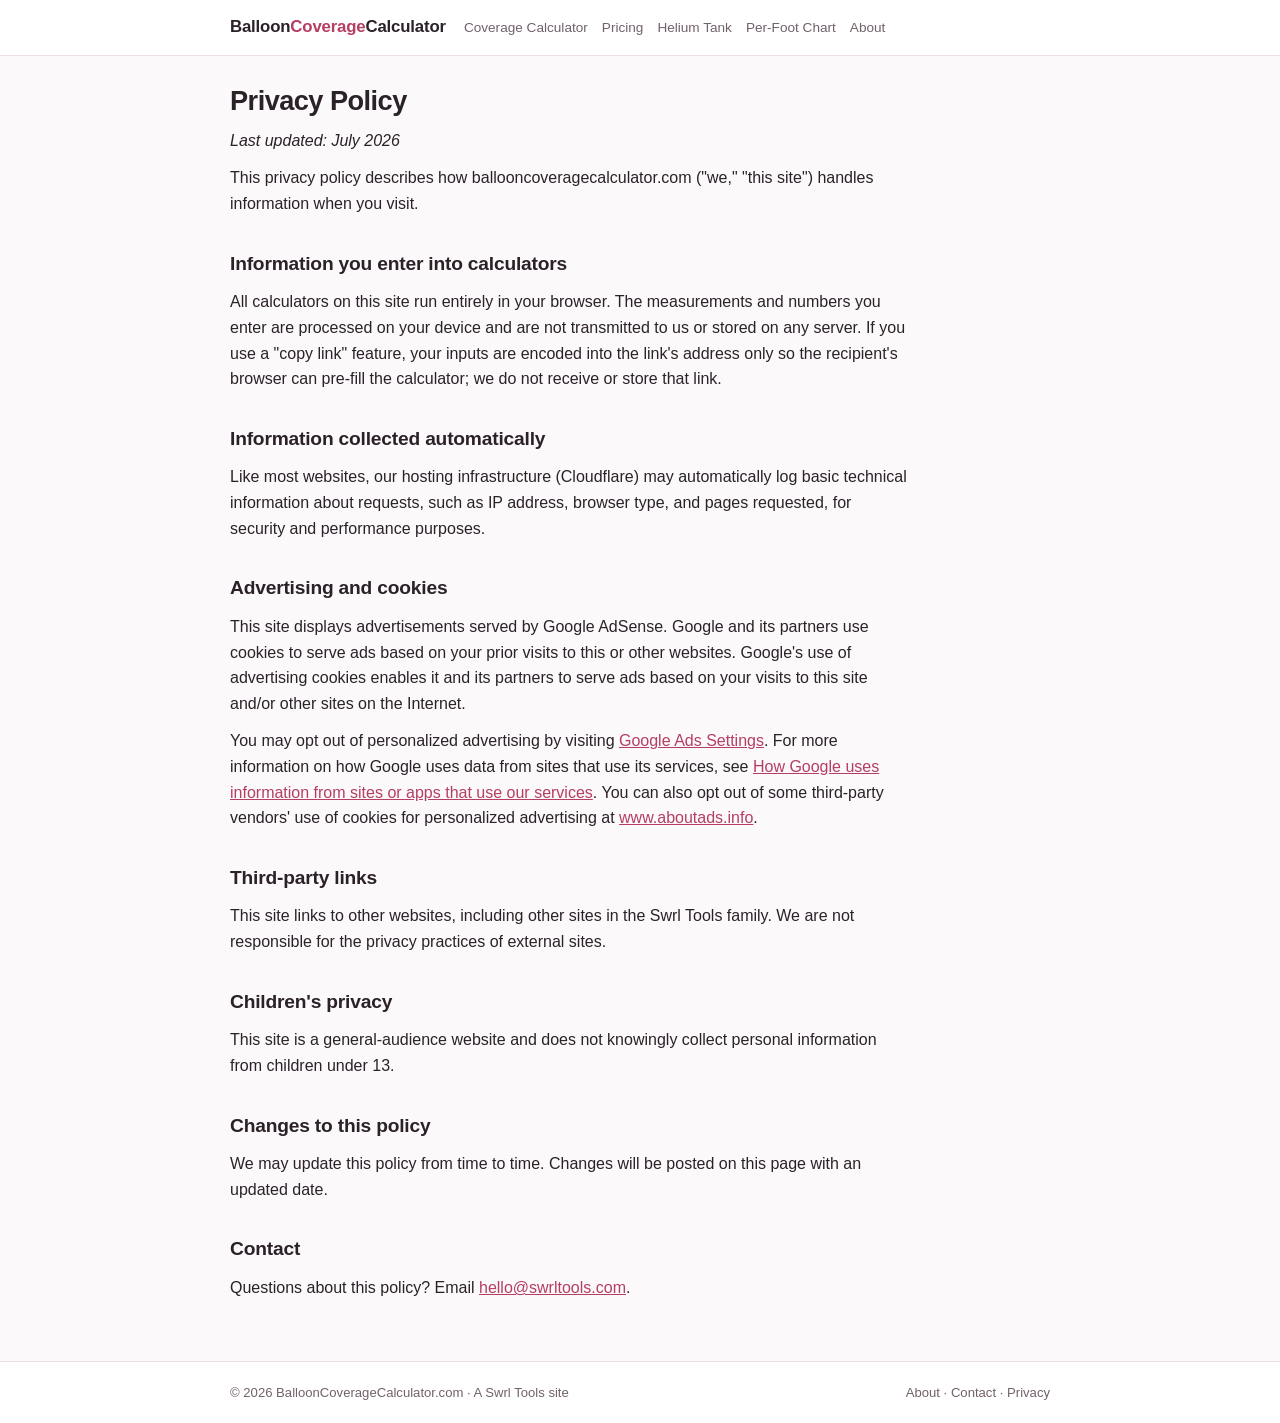
<file: privacy-policy.html>
<!DOCTYPE html>
<html lang="en">
<head>
<meta charset="UTF-8">
<meta name="viewport" content="width=device-width, initial-scale=1">
<title>Privacy Policy | Balloon Coverage Calculator</title>
<meta name="description" content="Privacy policy for ballooncoveragecalculator.com.">
<link rel="canonical" href="https://ballooncoveragecalculator.com/privacy-policy">
<link rel="icon" type="image/png" href="/favicon.png">
<link rel="stylesheet" href="styles.css">
<script async src="https://pagead2.googlesyndication.com/pagead/js/adsbygoogle.js?client=ca-pub-7138011475350254"
     crossorigin="anonymous"></script>
</head>
<body>
<header>
  <div class="header-inner">
    <a class="site-name" href="/">Balloon<span>Coverage</span>Calculator</a>
    <nav>
      <a href="/">Coverage Calculator</a>
      <a href="pricing-calculator">Pricing</a>
      <a href="helium-tank-calculator">Helium Tank</a>
      <a href="balloons-per-foot-chart">Per-Foot Chart</a>
      <a href="about">About</a>
    </nav>
  </div>
</header>
<main>
  <h1>Privacy Policy</h1>
  <div class="explain">
  <p><em>Last updated: July 2026</em></p>
  <p>This privacy policy describes how ballooncoveragecalculator.com ("we," "this site") handles information when you visit.</p>
  <h2>Information you enter into calculators</h2>
  <p>All calculators on this site run entirely in your browser. The measurements and numbers you enter are processed on your device and are not transmitted to us or stored on any server. If you use a "copy link" feature, your inputs are encoded into the link's address only so the recipient's browser can pre-fill the calculator; we do not receive or store that link.</p>
  <h2>Information collected automatically</h2>
  <p>Like most websites, our hosting infrastructure (Cloudflare) may automatically log basic technical information about requests, such as IP address, browser type, and pages requested, for security and performance purposes.</p>
  <h2>Advertising and cookies</h2>
  <p>This site displays advertisements served by Google AdSense. Google and its partners use cookies to serve ads based on your prior visits to this or other websites. Google's use of advertising cookies enables it and its partners to serve ads based on your visits to this site and/or other sites on the Internet.</p>
  <p>You may opt out of personalized advertising by visiting <a href="https://www.google.com/settings/ads" rel="nofollow">Google Ads Settings</a>. For more information on how Google uses data from sites that use its services, see <a href="https://policies.google.com/technologies/partner-sites" rel="nofollow">How Google uses information from sites or apps that use our services</a>. You can also opt out of some third-party vendors' use of cookies for personalized advertising at <a href="https://www.aboutads.info" rel="nofollow">www.aboutads.info</a>.</p>
  <h2>Third-party links</h2>
  <p>This site links to other websites, including other sites in the Swrl Tools family. We are not responsible for the privacy practices of external sites.</p>
  <h2>Children's privacy</h2>
  <p>This site is a general-audience website and does not knowingly collect personal information from children under 13.</p>
  <h2>Changes to this policy</h2>
  <p>We may update this policy from time to time. Changes will be posted on this page with an updated date.</p>
  <h2>Contact</h2>
  <p>Questions about this policy? Email <a href="mailto:hello@swrltools.com">hello@swrltools.com</a>.</p>
  </div>
</main>
<footer>
  <div class="footer-inner">
    <div>&copy; 2026 BalloonCoverageCalculator.com &middot; A <a href="https://swrltools.com">Swrl Tools</a> site</div>
    <div><a href="about">About</a> &middot; <a href="contact">Contact</a> &middot; <a href="privacy-policy">Privacy</a></div>
  </div>
</footer>
</body>
</html>
</file>
<file: styles.css>
:root{
  --accent:#b53e63;
  --accent-dark:#93304f;
  --accent-light:#fbeaf0;
  --accent-2:#3e7ab5;
  --accent-3:#e0a23a;
  --bg:#fbf9fa;
  --card:#ffffff;
  --text:#2b2229;
  --muted:#71616b;
  --border:#ecdfe5;
  --radius:12px;
}
*{box-sizing:border-box;margin:0;padding:0}
body{font-family:-apple-system,BlinkMacSystemFont,"Segoe UI",Roboto,Helvetica,Arial,sans-serif;background:var(--bg);color:var(--text);line-height:1.6}
a{color:var(--accent)}
header{background:var(--card);border-bottom:1px solid var(--border)}
.header-inner{max-width:860px;margin:0 auto;padding:14px 20px;display:flex;flex-wrap:wrap;align-items:baseline;gap:6px 18px}
.site-name{font-weight:800;font-size:1.05rem;color:var(--text);text-decoration:none;letter-spacing:-.01em}
.site-name span{color:var(--accent)}
nav{display:flex;flex-wrap:wrap;gap:4px 14px;font-size:.85rem}
nav a{text-decoration:none;color:var(--muted)}
nav a:hover,nav a.active{color:var(--accent)}
main{max-width:860px;margin:0 auto;padding:28px 20px 48px}
.eyebrow{font-size:.72rem;font-weight:700;letter-spacing:.12em;text-transform:uppercase;color:var(--accent);margin-bottom:6px}
h1{font-size:1.7rem;line-height:1.25;letter-spacing:-.02em;margin-bottom:10px}
.intro{color:var(--muted);margin-bottom:10px;max-width:660px}
.free-badge{display:inline-block;background:var(--accent-light);color:var(--accent-dark);font-size:.78rem;font-weight:700;border-radius:999px;padding:4px 12px;margin-bottom:22px}
h2{font-size:1.2rem;margin:32px 0 10px;letter-spacing:-.01em}
p{margin-bottom:12px}
.card{background:var(--card);border:1px solid var(--border);border-radius:var(--radius);padding:22px;margin-bottom:22px}
.grid{display:grid;grid-template-columns:repeat(auto-fit,minmax(180px,1fr));gap:14px 16px}
label{display:block;font-size:.8rem;font-weight:600;color:var(--muted);margin-bottom:4px}
input[type=number],select{width:100%;padding:10px 12px;font-size:1rem;border:1px solid var(--border);border-radius:8px;background:#fff;color:var(--text)}
input[type=number]:focus,select:focus{outline:2px solid var(--accent);outline-offset:1px;border-color:var(--accent)}
button.primary{margin-top:18px;background:var(--accent);color:#fff;border:none;border-radius:8px;padding:12px 22px;font-size:1rem;font-weight:700;cursor:pointer}
button.primary:hover{background:var(--accent-dark)}
button.ghost{background:none;border:1px solid var(--border);border-radius:8px;padding:8px 14px;font-size:.85rem;font-weight:600;color:var(--muted);cursor:pointer;text-decoration:none;display:inline-block}
button.ghost:hover,a.ghost:hover{border-color:var(--accent);color:var(--accent)}
a.ghost{background:none;border:1px solid var(--border);border-radius:8px;padding:8px 14px;font-size:.85rem;font-weight:600;color:var(--muted);cursor:pointer;text-decoration:none;display:inline-block}
.results{display:none}
.results.show{display:block}
.big-answer{background:var(--accent-light);border-radius:var(--radius);padding:18px 22px;margin-bottom:16px}
.big-answer .label{font-size:.78rem;font-weight:700;letter-spacing:.08em;text-transform:uppercase;color:var(--accent-dark)}
.big-answer .value{font-size:1.9rem;font-weight:800;letter-spacing:-.02em}
.stat-row{display:grid;grid-template-columns:repeat(auto-fit,minmax(140px,1fr));gap:12px;margin-bottom:16px}
.stat{background:var(--bg);border:1px solid var(--border);border-radius:8px;padding:12px 14px}
.stat .label{font-size:.72rem;font-weight:700;text-transform:uppercase;letter-spacing:.06em;color:var(--muted)}
.stat .value{font-size:1.15rem;font-weight:700}
.share-row{display:flex;flex-wrap:wrap;align-items:center;gap:10px;margin-top:6px}
.share-msg{font-size:.8rem;color:var(--accent);display:none}
.shape-grid{display:grid;grid-template-columns:repeat(auto-fill,minmax(120px,1fr));gap:10px;margin-bottom:6px}
.shape-option{border:2px solid var(--border);border-radius:10px;background:#fff;padding:10px 8px 8px;text-align:center;cursor:pointer}
.shape-option:hover{border-color:var(--accent)}
.shape-option.selected{border-color:var(--accent);background:var(--accent-light)}
.shape-option svg{width:100%;height:64px;display:block}
.shape-option .shape-label{font-size:.8rem;font-weight:700;margin-top:6px}
.size-grid{display:grid;grid-template-columns:repeat(auto-fit,minmax(160px,1fr));gap:10px;margin-top:8px}
.size-check{display:flex;flex-direction:column;gap:2px;border:2px solid var(--border);border-radius:10px;padding:10px 12px;cursor:pointer;background:#fff}
.size-check:has(input:checked){border-color:var(--accent);background:var(--accent-light)}
.size-check input{margin-bottom:4px}
.size-name{font-size:.88rem;font-weight:700}
.size-role{font-size:.75rem;color:var(--muted)}
.dim-note{font-size:.8rem;color:var(--muted);margin-top:-6px;margin-bottom:12px}
table.chart{width:100%;border-collapse:collapse;background:var(--card);border:1px solid var(--border);border-radius:var(--radius);overflow:hidden}
table.chart th{background:var(--accent-light);color:var(--accent-dark);text-align:left;padding:11px 14px;font-size:.8rem;text-transform:uppercase;letter-spacing:.05em}
table.chart td{padding:10px 14px;border-top:1px solid var(--border);font-size:.95rem}
table.chart tr:nth-child(even) td{background:#fdf8fa}
.explain{max-width:680px}
.explain ul,.explain ol{margin:0 0 12px 22px}
.disclaimer{font-size:.78rem;color:var(--muted);border-top:1px solid var(--border);margin-top:36px;padding-top:14px}
footer{border-top:1px solid var(--border);background:var(--card)}
.footer-inner{max-width:860px;margin:0 auto;padding:20px;font-size:.82rem;color:var(--muted);display:flex;flex-wrap:wrap;gap:8px 18px;justify-content:space-between}
.footer-inner a{color:var(--muted);text-decoration:none}
.footer-inner a:hover{color:var(--accent)}
@media(max-width:600px){h1{font-size:1.45rem}}
</file>
